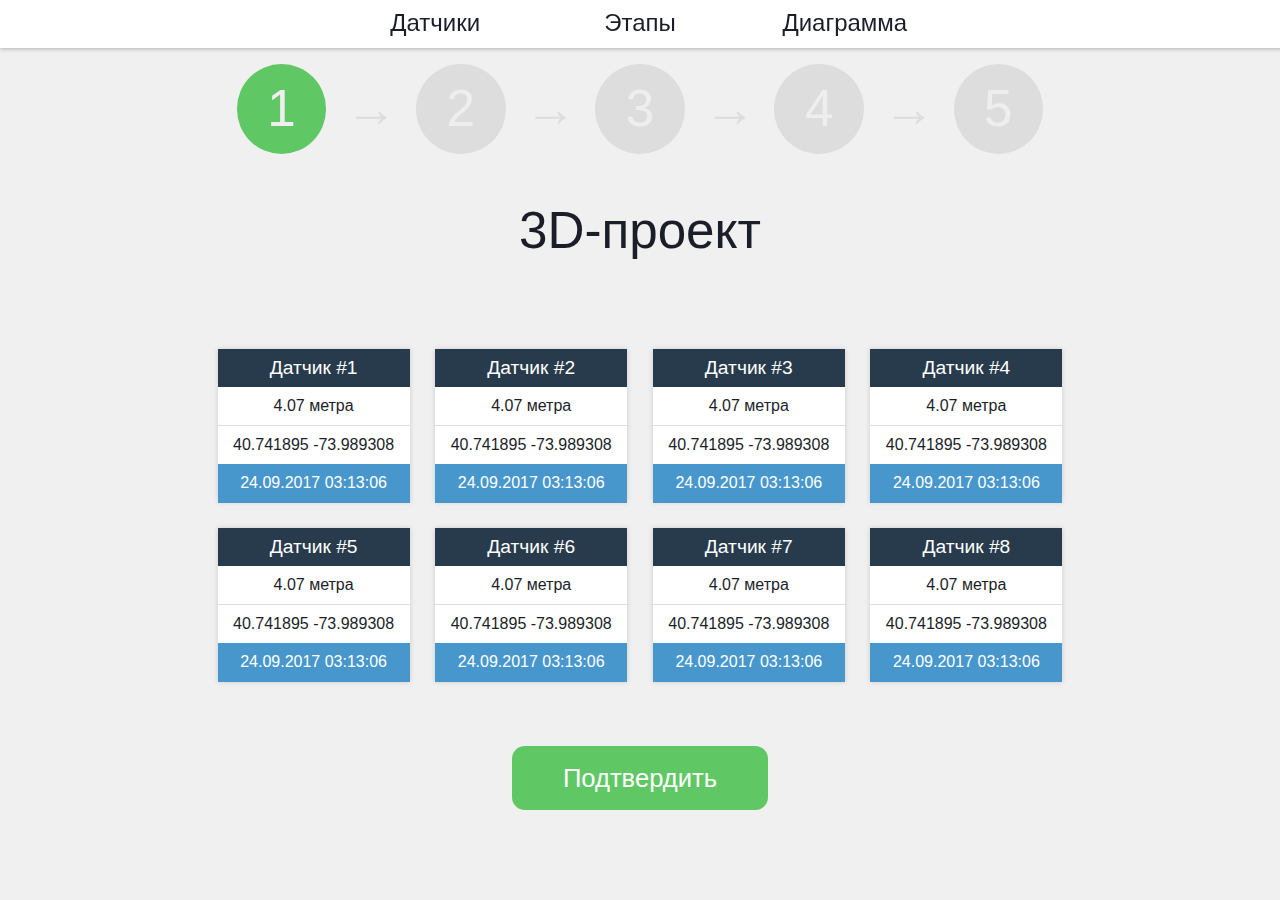
<file: complete.html>
<!doctype html>
<html>
<head>
    <meta charset="utf-8">
    <title>Smart House - Complete Page</title>
    
    <link rel="stylesheet" href="style/main.css">
    <link rel="stylesheet" href="style/complete.css">
    <script src="https://ajax.googleapis.com/ajax/libs/jquery/3.2.1/jquery.min.js"></script>
</head>
<body>
    <div id="bar">
        <a class="bar_links" id="main_barLink" href="">Датчики</a>
        <a class="bar_links" id="news_barLink" href="complete.html">Этапы</a>
        <a class="bar_links" id="support_barLink" href="diagram.html">Диаграмма</a>
    </div>
    <div id="diagrams">
        <div class="round" id="round_0">1</div>
        <div class="arrow" id="arrow_0">→</div>
        <div class="round" id="round_1">2</div>
        <div class="arrow" id="arrow_1">→</div>
        <div class="round" id="round_2">3</div>
        <div class="arrow" id="arrow_2">→</div>
        <div class="round" id="round_3">4</div>
        <div class="arrow" id="arrow_3">→</div>
        <div class="round" id="round_4">5</div>
    </div>
    <div id="title">3D-проект</div>
    <div id="info">
        <div class="block">
            <div class="cell" id="cell_title">Датчик #1</div>
            <div class="cell" id="cell_value">4.07 метра</div>
            <div class="cell" id="cell_position">40.741895 -73.989308</div>
            <div class="cell" id="cell_time">24.09.2017 03:13:06</div>
        </div>
        <div class="block">
            <div class="cell" id="cell_title">Датчик #2</div>
            <div class="cell" id="cell_value">4.07 метра</div>
            <div class="cell" id="cell_position">40.741895 -73.989308</div>
            <div class="cell" id="cell_time">24.09.2017 03:13:06</div>
        </div>
        <div class="block">
            <div class="cell" id="cell_title">Датчик #3</div>
            <div class="cell" id="cell_value">4.07 метра</div>
            <div class="cell" id="cell_position">40.741895 -73.989308</div>
            <div class="cell" id="cell_time">24.09.2017 03:13:06</div>
        </div>
        <div class="block">
            <div class="cell" id="cell_title">Датчик #4</div>
            <div class="cell" id="cell_value">4.07 метра</div>
            <div class="cell" id="cell_position">40.741895 -73.989308</div>
            <div class="cell" id="cell_time">24.09.2017 03:13:06</div>
        </div>
        <div class="block">
            <div class="cell" id="cell_title">Датчик #5</div>
            <div class="cell" id="cell_value">4.07 метра</div>
            <div class="cell" id="cell_position">40.741895 -73.989308</div>
            <div class="cell" id="cell_time">24.09.2017 03:13:06</div>
        </div>
        <div class="block">
            <div class="cell" id="cell_title">Датчик #6</div>
            <div class="cell" id="cell_value">4.07 метра</div>
            <div class="cell" id="cell_position">40.741895 -73.989308</div>
            <div class="cell" id="cell_time">24.09.2017 03:13:06</div>
        </div>
        <div class="block">
            <div class="cell" id="cell_title">Датчик #7</div>
            <div class="cell" id="cell_value">4.07 метра</div>
            <div class="cell" id="cell_position">40.741895 -73.989308</div>
            <div class="cell" id="cell_time">24.09.2017 03:13:06</div>
        </div>
        <div class="block">
            <div class="cell" id="cell_title">Датчик #8</div>
            <div class="cell" id="cell_value">4.07 метра</div>
            <div class="cell" id="cell_position">40.741895 -73.989308</div>
            <div class="cell" id="cell_time">24.09.2017 03:13:06</div>
        </div>
    </info>
    <div class="button">Подтвердить</div>
    
    <script src="js/script.js"></script>
    <script type="text/javascript">
        if(!sessionStorage.getItem("current_step")) sessionStorage.setItem("current_step", '1');
        var completes = parseInt(sessionStorage.getItem("current_step"));
        check(completes);
        
        $('.button').click(function() {
            completes += 1;
            sessionStorage.setItem("current_step", completes);
            check(completes);
        })
        
        function check(completes) {
            for(var i = 0; i < completes; i++) $("#round_"+i).css('backgroundColor', '#5FC864');
            for(var i = 0; i < completes-1; i++) $("#arrow_"+i).css('color', '#5FC864');
            
            var title = '';
            switch(completes) {
                case 1: title = "3D-проект"; break;
                case 2: title = "Фундамент"; break;
                case 3: title = "Каркас"; break;
                case 4: title = "Инженерия"; break;
                case 5: title = "Энергоффективность, герметичность"; break;
                case 6: title = "Энергоффективность, герметичность";
                        window.open("diagram.html"); break;
            }
            $('#title').text(title)
        }s
    </script>
</body>
</html>
</file>
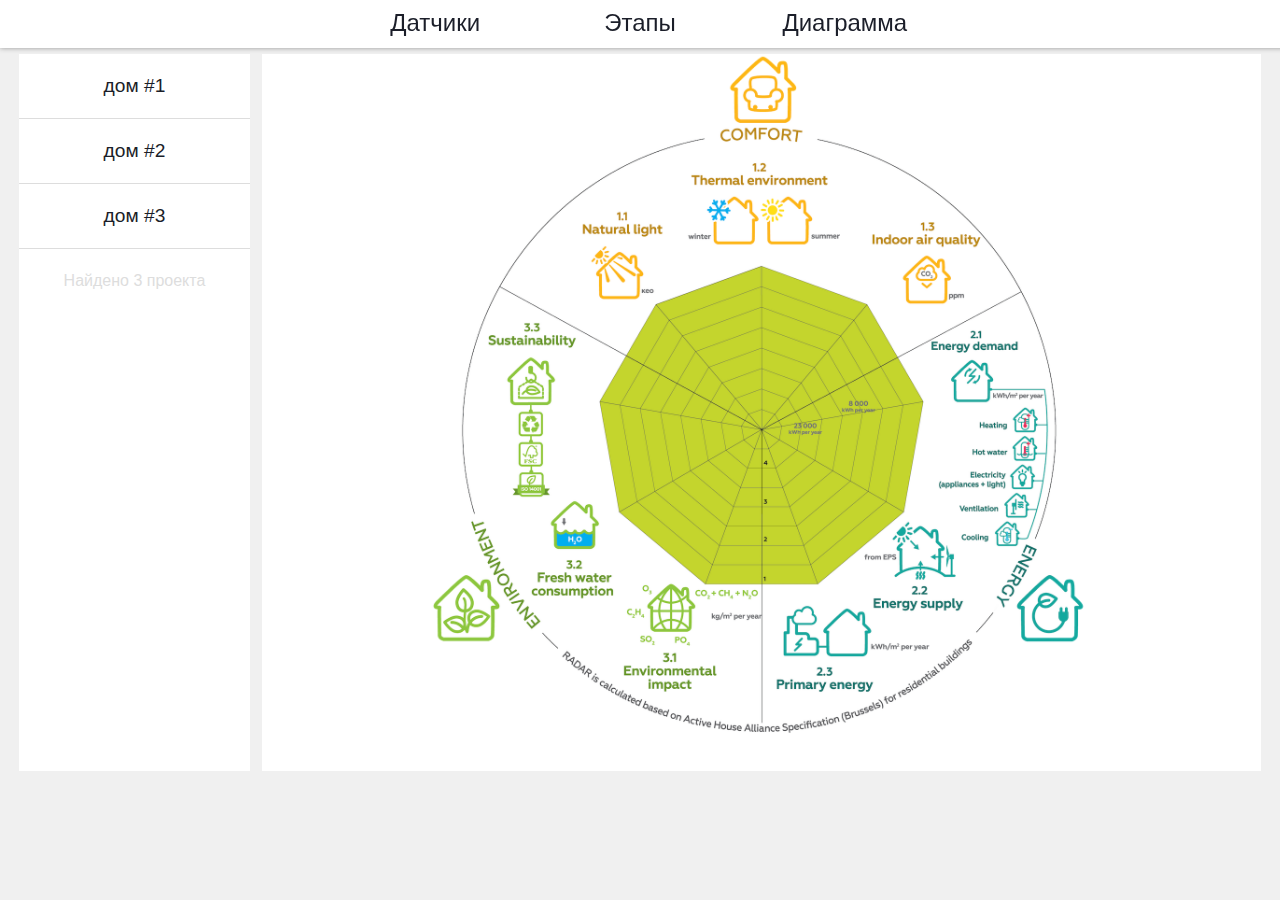
<file: diagram.html>
<!doctype html>
<html>
<head>
    <meta charset="utf-8">
    <title>Smart House - Diagram</title>

    <link rel="stylesheet" href="style/main.css">
    <link rel="stylesheet" href="style/diagram.css">
    <script src="https://ajax.googleapis.com/ajax/libs/jquery/3.2.1/jquery.min.js"></script>
</head>
<body>
    <div id="bar">
        <a class="bar_links" id="main_barLink" href="">Датчики</a>
        <a class="bar_links" id="news_barLink" href="complete.html">Этапы</a>
        <a class="bar_links" id="support_barLink" href="diagram.html">Диаграмма</a>
    </div>
    
    <div id="content">
        <div class="block" id="diagram"></div>
        
        <div class="block" id="houses">
            <div class="hous_block" id="hous_1">
                дом #1
            </div>
            <div class="hous_block" id="hous_2">
                дом #2
            </div>
            <div class="hous_block" id="hous_3">
                дом #3
            </div>
            <div class="hous_block_end">
                Найдено 3 проекта
            </div>
        </div>
    </div>

    <script src="js/script.js"></script>
</body>
</html>
</file>
<file: style/main.css>
body {
    margin: 0px;
    width: 100vw;
    overflow-x: hidden;
    
    font-family: 'Geometry', sans-serif;
    
    background-color: #F0F0F0;
    color: #1b1e29;
}
a {
    text-decoration: none;
    color: inherit;
}
/*-------------------------- bar --*/
#bar {
    position: fixed;
    overflow: hidden;
    
    width: 100vw;
    height: 3em;
    
    box-shadow: 0 0 5px #969696;
    
    background-color: white;
    
    padding: 0em 26%;
}
.bar_links {
    float: left;
    
    width: 16%;
    
    font-size: 1.5em;
    font-weight: 400;
    line-height: 1.9em;
    text-align: center;
    
    text-decoration: none;
    color: inherit;
    
    transition: border-bottom-width 2s ease-in-out;
}
.bar_links:after {
    display: block;
    content: "";
    
    height: 0.12em;
    width: 0%;
    margin-left: 50%;
    
    border-radius: 0.6em;
    
    opacity: 0;
    
    transition: width 0.3s ease, margin-left 0.3s ease, opacity 0.3s ease;
}
.bar_links:hover:after,
.bar_links:focus:after {
    width: 100%;
    margin-left: 0;

    opacity: 1;
}

#main_barLink:after {
    background-color: cornflowerblue;
}
#news_barLink:after {
    background-color: tomato;
}
#support_barLink:after {
    background-color: #5FC864;
}
</file>
<file: style/complete.css>
#diagrams {
    float: left;
    
    margin-top: 4em;
    padding-left: 18.5vw;
    padding-right: 18.5vw;
    
    width: 63vw;
    height: 7vw;
}

.round {
    float: left;
    
    height: 7vw;
    width: 7vw;
    
    font-size: 4vw;
    line-height: 7vw;
    text-align: center;
    
    border-radius: 100em;
    
    background-color: #DDDDDD;
    color: #EEEEEE;
}

.arrow {
    float: left;
    
    height: 7vw;
    width: 7vw;
    
    font-size: 4vw;
    line-height: 7vw;
    text-align: center;
    
    color: #DDDDDD;
}

#title {
    float: left;
    width: 100vw;
    height: 4vw;
    margin-top: 1em;
    
    text-align: center;
    line-height: 4vw;
    font-size: 4vw;
    
    opacity: 1;
}

#info {
    float: left;
    margin-top: 5em;
    padding-left: 16vw;
    padding-right: 16vw;
    
    opacity: 1;
}

.block {
    float: left;
    
    height: 12vw;
    width: 15vw;
    
    margin: 1vw;
    
    box-shadow: 0 0 5px #CCCCCC;
    
    background-color: white;
}
.cell {
    width: 15vw;
    height: 3vw;
    
    text-align: center;
    line-height: 3vw;
}
#cell_title {
    font-size: 1.5vw;
    
    background-color: #283B4D;
    color: white;
}
#cell_value {
    height: 2.95vw;
    
    font-size: 1.25vw;
    border-bottom: 0.05vw double #DDDDDD;
}
#cell_position {
    font-size: 1.25vw;
}
#cell_time {
    font-size: 1.25vw;
    
    background-color: #4897CC;
    color: white;
}

.button {
    float: left;
    
    margin: 2em 24vw;
    cursor: pointer;
    
    width: 20vw;
    
    height: 5vw;
    
    text-align: center;
    line-height: 5vw;
    font-size: 2vw;
    
    border-radius: 1vw;
    
    background-color: #5FC864;
    color: white;
}
</file>
<file: style/diagram.css>
#content {
    float: right;
    margin-top: 3em;
    margin-left: 1vw;
    margin-right: 1vw;
}

.block {
    float: right;
    margin: 0.5vw;
}
#diagram {
    width: 78vw;
    height: 56vw;
    
    background-color: white;
    background-image: url("../img/radar.png");
    background-position: center center;
    background-repeat: no-repeat;
    background-size: contain;
}

#houses {
    float: right;
    
    width: 18vw;
    height: 56vw;
    
    background-color: white;
}

.hous_block {
    float: left;
    
    width: 18vw;
    height: 5vw;
    
    text-align: center;
    font-size: 1.5vw;
    line-height: 5vw;
    
    border-bottom: 1px double #DDDDDD;
    
    background-color: white;
}
.hous_block_end {
    float: left;
    
    width: 18vw;
    height: 5vw;
    
    text-align: center;
    font-size: 1.25vw;
    line-height: 5vw;
    
    color: #DDDDDD;
    background-color: white;
}

#hous_1 {

}

#hous_2 {

}

#hous_3 {

}
</file>
